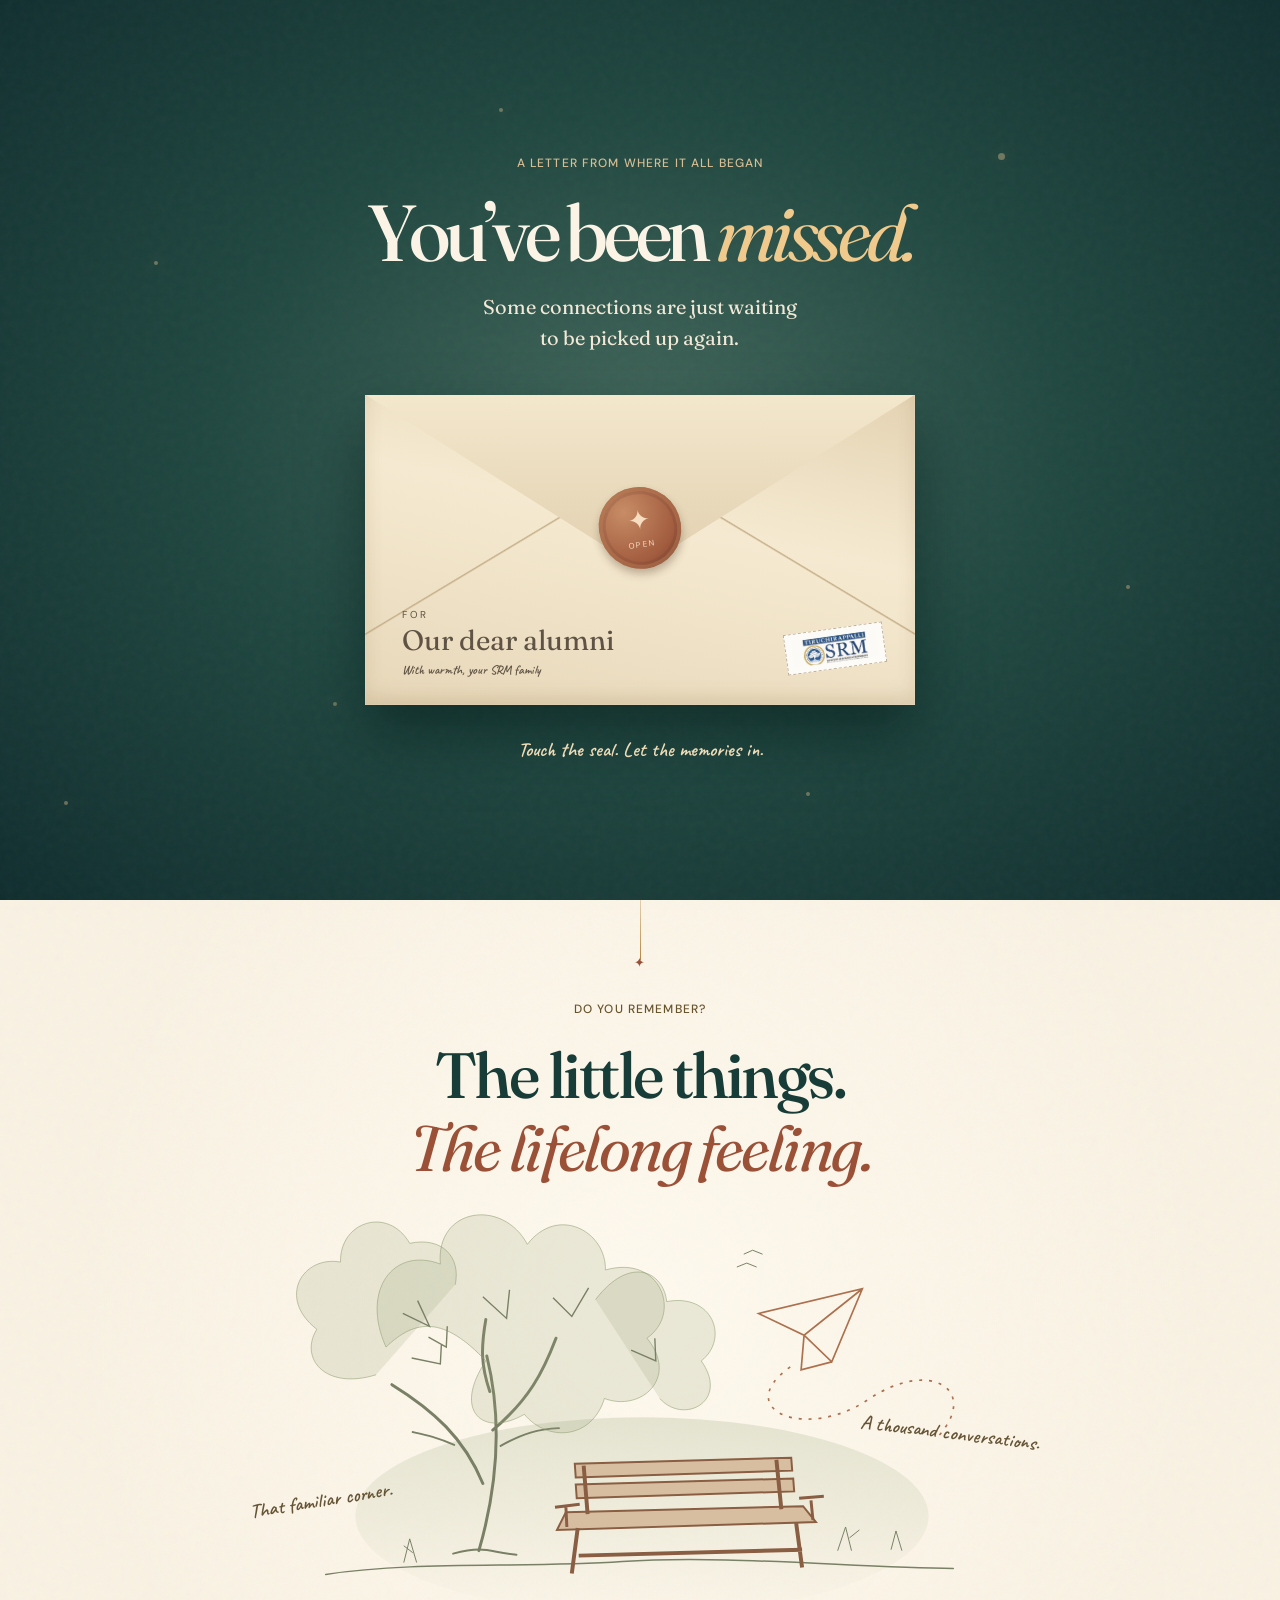
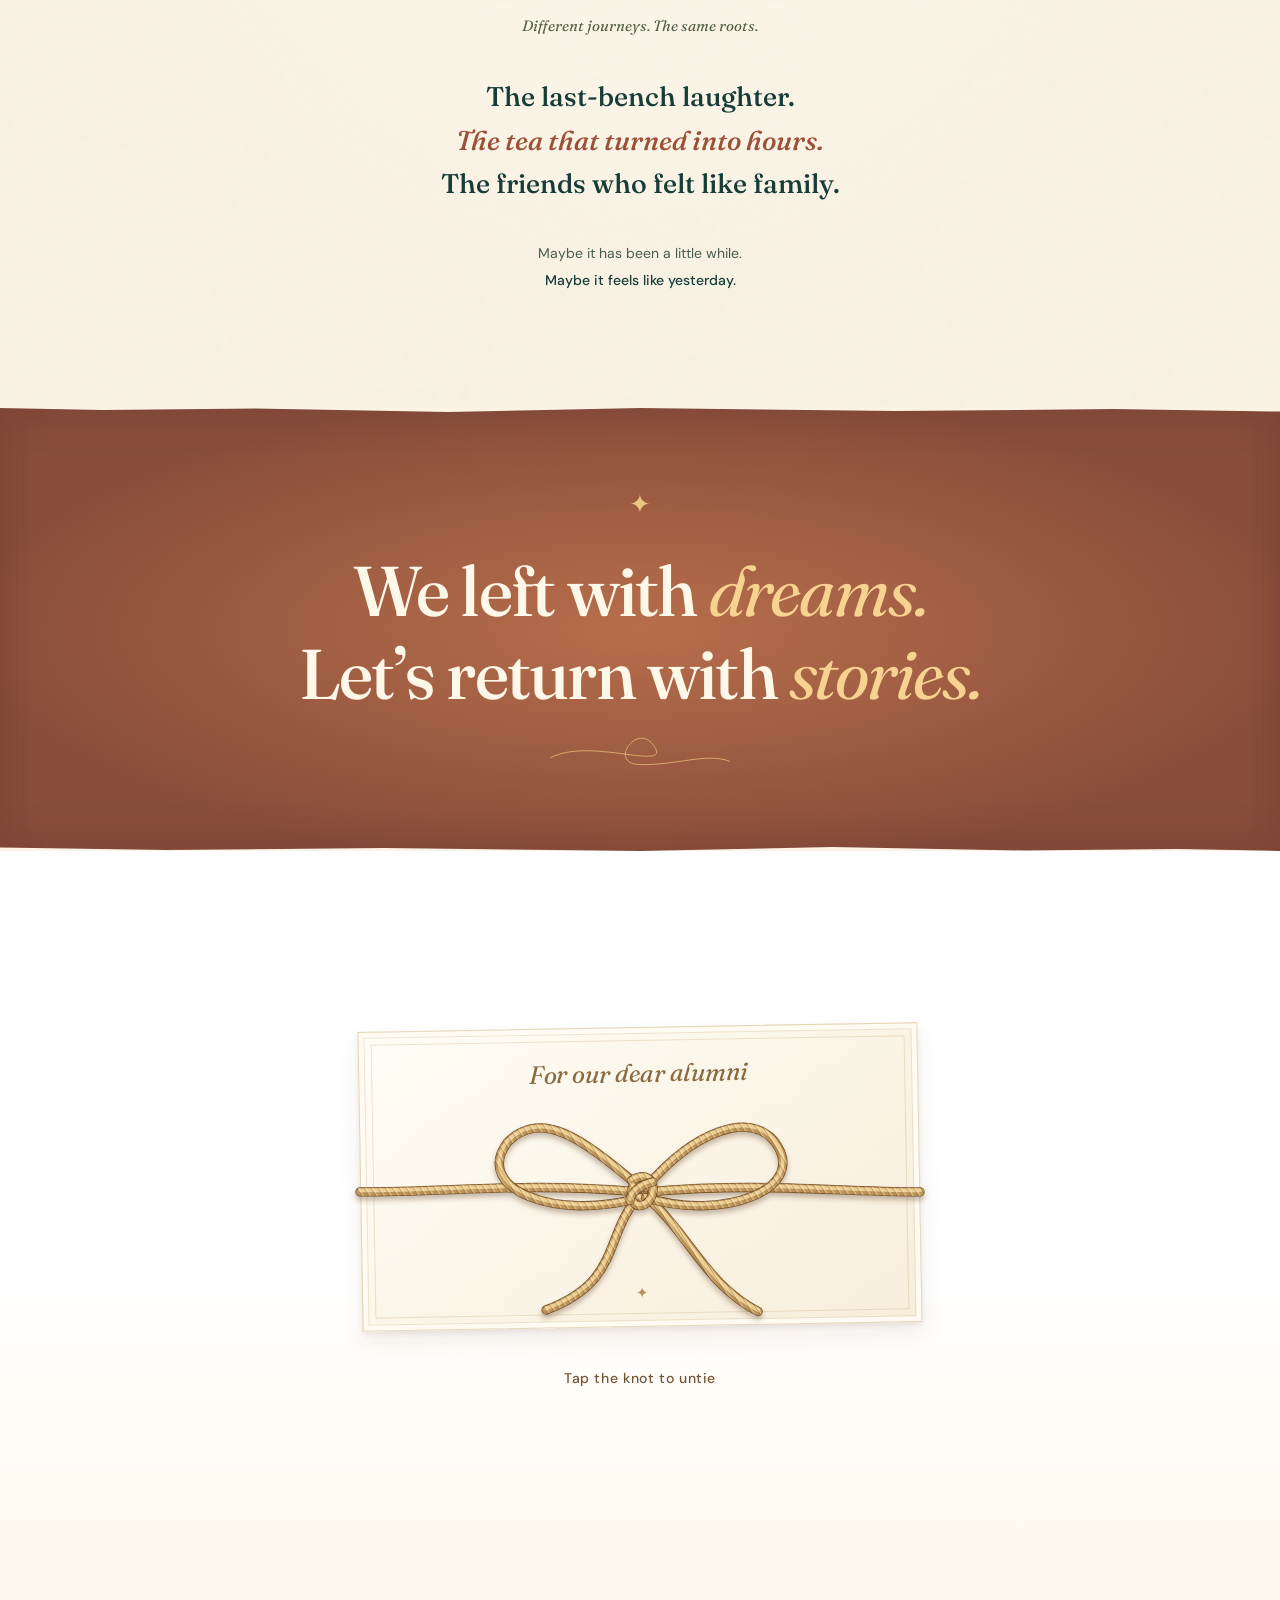
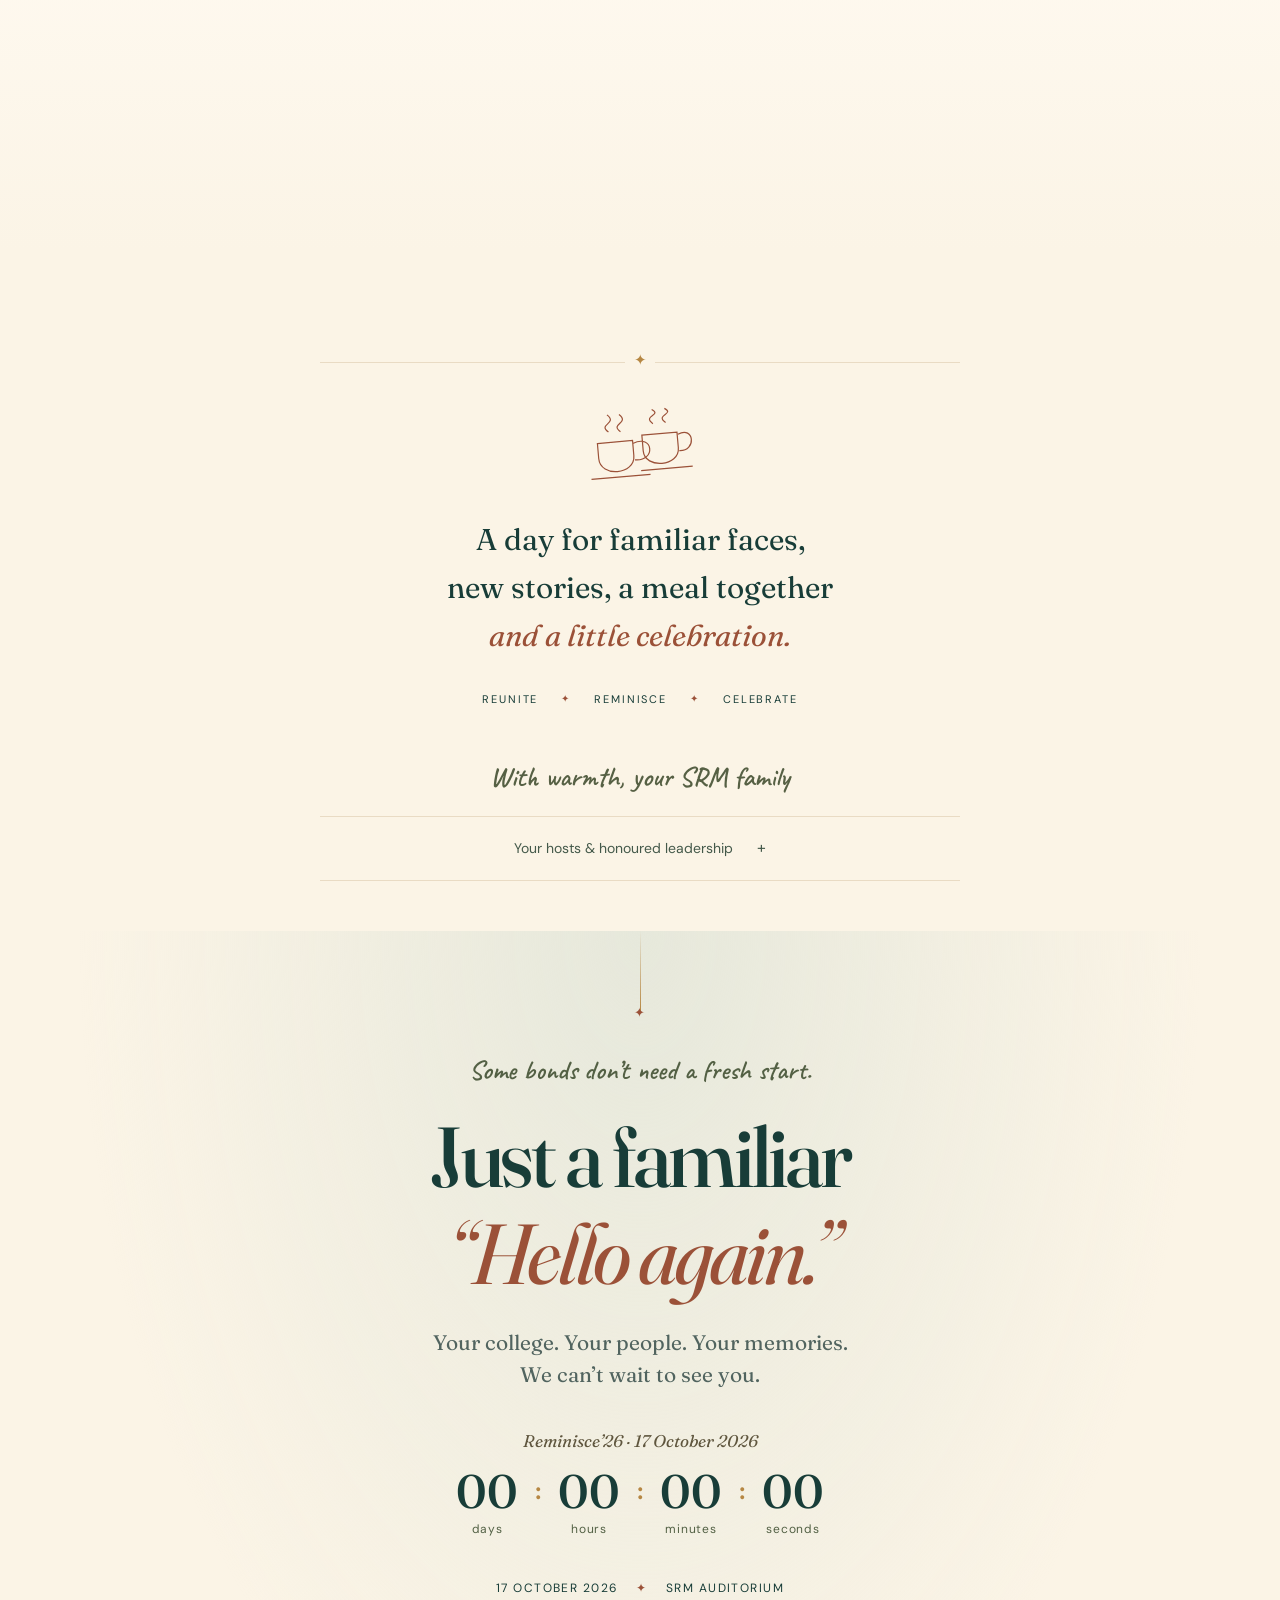
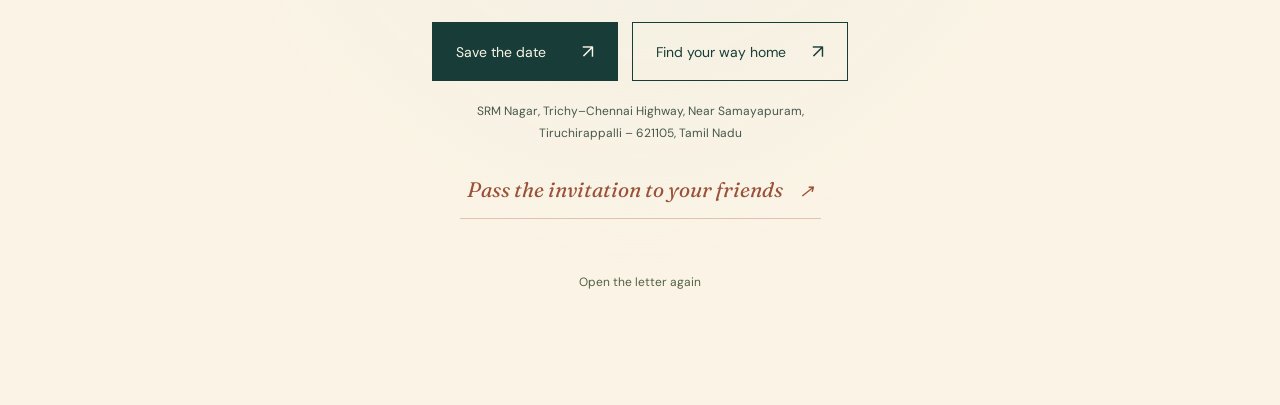
<file: index.html>
<!doctype html>
<html lang="en"><head><meta charset="utf-8"><meta name="viewport" content="width=device-width,initial-scale=1"><meta name="theme-color" content="#132e3b"><title>Reminisce’26 — Come Home to SRM</title><meta name="description" content="A letter from where it all began. SRM Tiruchirappalli welcomes its alumni to Reminisce’26 on 17 October 2026. Registration from 9 AM at SRM Auditorium."><meta property="og:type" content="website"><meta property="og:title" content="Reminisce’26 — You’ve been missed."><meta property="og:description" content="We left with dreams. Let’s return with stories. 17 October 2026 · SRM Auditorium · Registration from 9 AM."><meta property="og:url" content="https://projectpk218.github.io/ALUMNI-MEET-INVITAION/"><meta property="og:image" content="https://projectpk218.github.io/ALUMNI-MEET-INVITAION/assets/reminisce-share.png"><meta name="twitter:card" content="summary_large_image"><link rel="icon" href="assets/srm-logo.jpg"><link rel="stylesheet" href="homecoming.css"><link rel="stylesheet" href="polish.css"><script src="event-config.js" defer></script><script src="homecoming.js" defer></script></head>
<body>
<div class="arrival-screen" id="arrival-screen" role="dialog" aria-modal="true" aria-label="A letter for our alumni" hidden>
 <div class="starlight" aria-hidden="true"><i></i><i></i><i></i><i></i><i></i><i></i><i></i></div>
 <div class="arrival-copy"><p class="overline">A letter from where it all began</p><h1>You’ve been <em>missed.</em></h1><p>Some connections are just waiting<br>to be picked up again.</p></div>
 <div class="envelope" id="envelope">
  <div class="envelope-back"></div><div class="letter-peek"><span>To our dear alumni,</span><strong>Welcome home.</strong><i>There is a place here, still yours.</i></div>
  <div class="envelope-front"><div class="envelope-address"><small>FOR</small><span>Our dear alumni</span><i>With warmth, your SRM family</i></div><img class="envelope-stamp" src="assets/srm-logo.jpg" alt="SRM Institute of Science and Technology, Tiruchirappalli" width="423" height="133"></div>
  <div class="envelope-flap"></div><button class="wax-seal" id="open-letter" aria-label="Open your invitation"><span aria-hidden="true">✦</span><small>OPEN</small></button><div class="seal-bloom" aria-hidden="true"><i></i><i></i><i></i><i></i><i></i><i></i><i></i><i></i></div>
 </div><p class="seal-hint" id="seal-hint">Touch the seal. Let the memories in.</p>
</div>
<audio id="reunion-music" src="assets/reminisce-reunion.mp3" loop preload="none"></audio>
<button class="music-toggle" id="music-toggle" aria-label="Play reunion music" aria-pressed="false" hidden><span class="music-bars" aria-hidden="true"><i></i><i></i><i></i></span><span id="music-label">Music off</span></button>
<main id="homecoming">
 <section class="home-hero">
  <div class="hero-stars" aria-hidden="true">✦</div><img class="hero-logo" src="assets/srm-logo.jpg" width="423" height="133" alt="SRM Institute of Science and Technology, Tiruchirappalli">
  <p class="handwritten hello">Dear alumni,</p><h1 id="welcome-home" tabindex="-1">Back to where<br>we became <em>us.</em></h1><p class="hero-note">The years have taken us places.<br>This October, let them bring us home.</p>
  <a class="scroll-invitation" href="#memories" aria-label="Discover your homecoming invitation"><span>There’s a little more to this story</span><i aria-hidden="true">↓</i></a>
  <svg class="paper-plane" viewBox="0 0 220 150" aria-hidden="true"><path d="M8 136C98 135 33 52 97 54" fill="none" stroke="currentColor" stroke-dasharray="3 6"/><path d="m91 30 110-22-43 82-20-39zM91 30l47 21 63-43M138 51l-3 34 23 5" fill="none" stroke="currentColor" stroke-width="1.8"/></svg>
 </section>
 <section class="memories paper" id="memories">
  <div class="gold-thread" aria-hidden="true"></div><p class="overline reveal">Do you remember?</p><h2 class="reveal">The little things.<br><em>The lifelong feeling.</em></h2>
  <div class="memory-landscape reveal">
   <svg viewBox="0 0 860 460" role="img" aria-label="An illustrated tree shading a familiar bench, with a paper plane carrying memories"><defs><linearGradient id="wash" x2="0" y2="1"><stop stop-color="#d4d6be" stop-opacity=".6"/><stop offset="1" stop-color="#d4d6be" stop-opacity="0"/></linearGradient></defs><ellipse cx="432" cy="335" rx="290" ry="100" fill="url(#wash)"/><g stroke="#7a8066" fill="none" stroke-linecap="round"><path d="M112 394c92-14 198-6 300-13s234 6 335 7" stroke-width="1.5"/><path d="M267 370c19-66 24-132 8-197m-4 129c-19-46-50-74-92-100m102 46c37-31 51-59 64-93m-67 54c-9-27-9-44-4-73" stroke-width="3"/><path d="M241 373c34-9 37-1 64 1M289 264c23-13 38-17 59-18M242 263c-18-8-28-10-42-13" stroke-width="2"/></g><g fill="#8f9b70" fill-opacity=".18" stroke="#8f9b70" stroke-opacity=".55"><path d="M274 178c-42-45-71-43-101-14-26-58 8-102 55-84-5-57 63-67 88-20 31-40 80-13 79 26 56-16 78 44 42 69 33 40-6 75-43 61-13 42-58 44-81 16-42 24-73-3-39-54Z"/><path d="M163 192c-52 16-78-17-60-46-41-32-14-75 24-68-1-41 48-57 70-19 33-7 52 14 46 42"/><path d="M385 116c35-46 69-28 72 2 46-9 64 37 35 60 29 41-18 65-42 38"/></g><g stroke="#7a8066" stroke-width="1.4" fill="none"><path d="m190 130 27 13-12-26m66-4 24 22 3-29m44 8 19 19 17-29m-179 71 29 6 1-19m192 5 25 11-1-23m-229-1 18 10 1-21"/></g><g stroke="#895e42" stroke-width="2" fill="#d8bea0"><path d="m364 282 219-6 1 13-219 7zM365 303l220-6 1 13-220 7zM355 331l240-6 13 16-262 8z"/><path d="m373 284 4 49m191-55 5 50m-206 19-6 46m227-51 6 45m-226-12 226-6" fill="none" stroke-width="4"/><path d="m344 326 25-3m222-6 25-2m-261 10 1 21m247-27 2 20" fill="none" stroke-width="3"/></g><g fill="none" stroke="#ad704e" stroke-width="1.7"><path d="m550 130 105-25-31 74-28-27zM550 130l46 22 59-47m-59 47-3 35 31-8"/><path d="M582 184c-61 44 17 75 79 33s113-10 71 37" stroke-dasharray="3 7"/></g><g stroke="#7a8066" fill="none"><path d="m630 370 8-24 6 24m-2-13 10-8m-461 33 6-24 7 24m-4-10-9-7m493 4 5-19 6 20"/><path d="m528 83 10-4 10 4m-13-13 9-4 10 4"/></g></svg>
   <span class="memory-note note-one handwritten">That familiar corner.</span><span class="memory-note note-two handwritten">A thousand conversations.</span><span class="memory-caption">Different journeys. The same roots.</span>
  </div>
  <div class="memory-words reveal"><span>The last-bench laughter.</span><span>The tea that turned into hours.</span><span>The friends who felt like family.</span></div>
  <p class="memory-ending reveal">Maybe it has been a little while.<br><strong>Maybe it feels like yesterday.</strong></p>
 </section>
 <section class="quote-section"><span class="quote-spark" aria-hidden="true">✦</span><p class="reveal">We left with <em>dreams.</em><br>Let’s return with <em>stories.</em></p><svg class="loop-line" viewBox="0 0 360 80" aria-hidden="true"><path d="M0 46c80-44 251 32 206-27-34-43-89 38-28 40 72 3 136-25 182-6"/></svg></section>
 <section class="the-letter paper" id="invitation">
 <div class="ceremonial-reveal" id="ceremonial-reveal"><div class="reveal-glow" aria-hidden="true"></div><svg class="reveal-flourish" viewBox="0 0 300 60" aria-hidden="true"><path d="M0 40C55 40 60 5 110 25S170 53 150 20C130-13 85 65 170 35S235 40 300 20"/></svg><button class="invitation-thread" id="untie-invitation" type="button" aria-label="Untie to reveal your invitation" aria-controls="ceremony-content" aria-expanded="false">
  <span class="thread-keepsake" aria-hidden="true"><span>For our dear alumni</span><i>✦</i></span>
  <svg class="thread-bow" viewBox="0 0 260 200" aria-hidden="true">
    <defs>
      <filter id="cord-shadow" x="-100%" y="-100%" width="300%" height="400%"><feDropShadow dx="0" dy="2.8" stdDeviation="1.7" flood-color="#57391f" flood-opacity=".32"/></filter>
      <pattern id="cord-fibres" width="4.2" height="4.2" patternUnits="userSpaceOnUse" patternTransform="rotate(-32)"><path d="M0 0V4.2" stroke="#63431f" stroke-opacity=".32" stroke-width="1.25"/><path d="M1.3 0V4.2" stroke="#fff1c8" stroke-opacity=".65" stroke-width=".7"/></pattern>
      <path id="cord-standing-left" d="M-500 82 C-220 80 -22 76 130 82"/>
      <path id="cord-standing-right" d="M760 82 C480 80 282 76 134 82"/>
      <path id="cord-tail-left" d="M129 85 C104 114 117 145 64 165"/>
      <path id="cord-tail-right" d="M134 85 C165 112 176 147 213 166"/>
      <path id="cord-loop-left" d="M130 79 C89 43 60 24 37 47 C12 80 71 103 130 86"/>
      <path id="cord-loop-right" d="M134 79 C169 38 207 26 224 46 C251 80 187 103 134 86"/>
      <path id="cord-binding" d="M124 74 C140 64 144 85 133 91 C125 94 122 86 125 78"/>
      <path id="cord-crossing" d="M123 88 C123 83 130 77 139 75"/>
    </defs>
    <g class="cord-strands" filter="url(#cord-shadow)" fill="none" stroke-linecap="round" stroke-linejoin="round">
      <g class="cord-piece" data-cord="standing-left"><use href="#cord-standing-left" class="cord-edge"/><use href="#cord-standing-left" class="cord-body"/><use href="#cord-standing-left" class="cord-light"/><use href="#cord-standing-left" class="cord-texture"/></g>
<g class="cord-piece" data-cord="standing-right"><use href="#cord-standing-right" class="cord-edge"/><use href="#cord-standing-right" class="cord-body"/><use href="#cord-standing-right" class="cord-light"/><use href="#cord-standing-right" class="cord-texture"/></g>
<g class="cord-piece" data-cord="tail-left"><use href="#cord-tail-left" class="cord-edge"/><use href="#cord-tail-left" class="cord-body"/><use href="#cord-tail-left" class="cord-light"/><use href="#cord-tail-left" class="cord-texture"/></g>
<g class="cord-piece" data-cord="tail-right"><use href="#cord-tail-right" class="cord-edge"/><use href="#cord-tail-right" class="cord-body"/><use href="#cord-tail-right" class="cord-light"/><use href="#cord-tail-right" class="cord-texture"/></g>
<g class="cord-piece" data-cord="loop-left"><use href="#cord-loop-left" class="cord-edge"/><use href="#cord-loop-left" class="cord-body"/><use href="#cord-loop-left" class="cord-light"/><use href="#cord-loop-left" class="cord-texture"/></g>
<g class="cord-piece" data-cord="loop-right"><use href="#cord-loop-right" class="cord-edge"/><use href="#cord-loop-right" class="cord-body"/><use href="#cord-loop-right" class="cord-light"/><use href="#cord-loop-right" class="cord-texture"/></g>
<g class="cord-piece" data-cord="binding"><use href="#cord-binding" class="cord-edge"/><use href="#cord-binding" class="cord-body"/><use href="#cord-binding" class="cord-light"/><use href="#cord-binding" class="cord-texture"/></g>
<g class="cord-piece" data-cord="crossing"><use href="#cord-crossing" class="cord-edge"/><use href="#cord-crossing" class="cord-body"/><use href="#cord-crossing" class="cord-light"/><use href="#cord-crossing" class="cord-texture"/></g>
    </g>
  </svg>
  <span class="thread-prompt">Tap the knot to untie</span>
</button>
<div class="ceremony-content" id="ceremony-content">
  <div class="letter-heading reveal"><p class="handwritten">And so, with full hearts…</p><div class="official-marks"><img src="assets/sdg4.png" width="180" height="180" alt="SDG 4: Quality Education"><img class="main-mark" src="assets/srm-logo.jpg" width="423" height="133" alt="SRM Institute of Science and Technology, Tiruchirappalli"><img src="assets/sdg17.jpg" width="228" height="178" alt="SDG 17: Partnerships for the Goals"></div><p class="institution-name">SRM INSTITUTE OF SCIENCE AND TECHNOLOGY</p><p class="institution-sub">Tiruchirappalli</p><p class="faculty-name">Faculty of Management</p><p class="cordially">Cordially invites you to the</p><h2 id="reminisce-title" tabindex="-1">Reminisce<span>’26</span></h2><p class="handwritten reunion-label">Our alumni homecoming</p></div>
  <div class="date-ribbon reveal"><span>Saturday</span><strong>17</strong><span>October<br>2026</span></div><div class="venue-reveal reveal"><h3>SRM Auditorium</h3><p>Registration from <strong>9:00 AM</strong></p><p class="bring-yourself">Bring your stories.<br>We’ll bring back the memories.</p></div>
 </div></div>
  <div class="reunion-moments reveal"><svg viewBox="0 0 160 105" aria-hidden="true"><g stroke="currentColor" fill="none" stroke-width="1.6"><path d="M24 41h47v20c0 26-47 26-47 0zm47 4c29-11 29 27 1 22M12 88h79M84 35h47v21c0 25-47 25-47 0zm48 3c23-10 23 25 0 22M79 82h69M40 27c-14-12 14-10 0-23m16 24c-14-12 14-10 0-23m44 16c-14-12 14-10 0-19m17 19c-14-12 14-10 0-19"/></g></svg><p>A day for familiar faces,<br>new stories, a meal together<br><em>and a little celebration.</em></p><div class="highlights"><span>Reunite</span><i>✦</i><span>Reminisce</span><i>✦</i><span>Celebrate</span></div></div>
  <div class="warm-regards reveal"><p class="handwritten">With warmth, your SRM family</p><details><summary>Your hosts &amp; honoured leadership <span aria-hidden="true">+</span></summary><div class="people-details"><h3>Will preside over the function</h3><div class="presiding"><div class="person"><h3>Dr. R. Shivakumar, M.D.</h3><p class="person-role">Chairman</p><p class="person-institution">SRM Group of Institutions</p><p class="person-location">Chennai-Ramapuram &amp; Tiruchirappalli</p></div>
<div class="person"><h3>Shri. S. Niranjan</h3><p class="person-role">Co-Chairman</p><p class="person-institution">SRM Group of Institutions</p><p class="person-location">Chennai-Ramapuram &amp; Tiruchirappalli</p></div>
<div class="person"><h3>Prof. Dr. N. Sethuraman</h3><p class="person-role">Chief Director</p><p class="person-institution">SRM Group of Institutions</p><p class="person-location">Chennai - Ramapuram &amp; Tiruchirappalli</p></div>
<div class="person"><h3>Prof. Dr. Md. Sameeruddin Khan</h3><p class="person-role">Pro Vice-Chancellor</p><p class="person-institution">SRM Institute of Science &amp; Technology</p><p class="person-location">Tiruchirappalli</p></div></div><h3>Your hosts welcome you</h3><div class="hosting"><div class="person"><h3>Prof. Dr. Prabir Chandra Padhy</h3><p class="person-role">Associate Dean</p><p class="person-institution">Faculty of Management</p></div>
<div class="person"><h3>Dr. P. Parthiban</h3><p class="person-role">Head</p><p class="person-institution">Faculty of Management</p></div>
<div class="person"><h3>Dr. K. Sivasakthi</h3><p class="person-role">Alumni Coordinator</p><p class="person-institution"></p></div></div></div></details></div>
 </section>
 <section class="come-home"><div class="gold-thread" aria-hidden="true"></div><p class="handwritten reveal">Some bonds don’t need a fresh start.</p><h2 class="reveal">Just a familiar<br><em>“Hello again.”</em></h2><p class="closing-message reveal">Your college. Your people. Your memories.<br>We can’t wait to see you.</p><div class="countdown-wrap reveal"><p>Until we’re together again</p><div class="countdown" aria-label="Time until registration"><div><strong data-count="days">—</strong><span>days</span></div><i>:</i><div><strong data-count="hours">—</strong><span>hours</span></div><i>:</i><div><strong data-count="minutes">—</strong><span>minutes</span></div><i aria-hidden="true">:</i><div><strong data-count="seconds">—</strong><span>seconds</span></div></div></div><div class="keepsake-date reveal"><span>17 OCTOBER 2026</span><i>✦</i><span>SRM AUDITORIUM</span></div><div class="practical-actions reveal"><button id="calendar-button">Save the date <span aria-hidden="true">↗</span></button><a id="directions-link" target="_blank" rel="noopener noreferrer" href="https://www.google.com/maps/search/?api=1&amp;query=SRM+Institute+of+Science+and+Technology+Tiruchirappalli+SRM+Nagar+Samayapuram+621105">Find your way home <span aria-hidden="true">↗</span></a></div><p class="campus-address">SRM Nagar, Trichy–Chennai Highway, Near Samayapuram,<br>Tiruchirappalli – 621105, Tamil Nadu</p><button class="share-button" id="share-button">Pass the invitation to your friends <span aria-hidden="true">↗</span></button><p id="action-message" role="status"></p><button class="reopen-button" id="reopen-letter">Open the letter again</button></section>
</main><noscript><style>.arrival-screen,.countdown-wrap,.share-button,.reopen-button,.practical-actions button{display:none!important}.reveal{opacity:1!important;transform:none!important}</style></noscript></body></html>
</file>
<file: homecoming.css>
@import url('https://fonts.googleapis.com/css2?family=Caveat:wght@500;600;700&family=DM+Sans:wght@400;500;600;700&family=Fraunces:ital,wght@0,400;0,500;0,600;1,400;1,500&display=swap');
:root{--ink:#173441;--night:#132e3b;--paper:#f8f3e8;--copper:#a96344;--gold:#c9a975;--serif:'Cormorant Garamond',Georgia,serif;--sans:'DM Sans',Arial,sans-serif;--hand:'Nothing You Could Do',cursive;color-scheme:light}*{box-sizing:border-box}html{scroll-behavior:smooth;scroll-padding-top:20px}body{margin:0;background:var(--paper);color:var(--ink);font-family:var(--sans);line-height:1.6}body.sealed{overflow:hidden}button,a{-webkit-tap-highlight-color:transparent}button{cursor:pointer;font:inherit}a{color:inherit}button:focus-visible,a:focus-visible,summary:focus-visible{outline:3px solid var(--copper);outline-offset:7px}h1,h2,h3,p{margin:0}button{border:0}h1,h2,h3{font-family:var(--serif);font-weight:400}em{font-weight:400}button:disabled{cursor:default}[hidden]{display:none!important}.overline{font-size:11px;letter-spacing:.24em;text-transform:uppercase}.handwritten{font-family:var(--hand);font-weight:400}.arrival-screen{position:fixed;inset:0;z-index:20;min-height:100dvh;display:flex;flex-direction:column;align-items:center;justify-content:center;overflow:auto;padding:44px 20px 28px;background:radial-gradient(ellipse at 50% 60%,#30515a 0,#173441 44%,#0d2532 100%);color:var(--paper);perspective:1600px;transition:opacity 1s ease,visibility 1s}.arrival-screen:before{content:'';position:absolute;inset:0;opacity:.12;background-image:url("data:image/svg+xml,%3Csvg viewBox='0 0 180 180' xmlns='http://www.w3.org/2000/svg'%3E%3Cfilter id='n'%3E%3CfeTurbulence type='fractalNoise' baseFrequency='.68' numOctaves='3' stitchTiles='stitch'/%3E%3C/filter%3E%3Cpath fill='%23fff' filter='url(%23n)' opacity='.3' d='M0 0h180v180H0z'/%3E%3C/svg%3E");pointer-events:none}.arrival-copy{text-align:center;position:relative;z-index:2;margin-bottom:42px}.arrival-copy .overline{color:#d6bd93;margin-bottom:17px}.arrival-copy h1{font-size:clamp(48px,6.2vw,82px);line-height:1.1}.arrival-copy h1 em{color:#e0ba8b}.arrival-copy>p:last-child{font:20px/1.5 var(--serif);color:#d1d8d6;margin-top:16px}.envelope{position:relative;width:min(550px,86vw);aspect-ratio:1.77;isolation:isolate;filter:drop-shadow(0 28px 27px #03141a66);flex-shrink:0}.envelope-back{position:absolute;inset:0;background:#d6c9af;border-radius:3px}.envelope-front{position:absolute;inset:0;background:linear-gradient(149deg,transparent 49.7%,#cbbda0 50%,transparent 50.4%) left/51% 100% no-repeat,linear-gradient(211deg,transparent 49.7%,#cbbda0 50%,transparent 50.4%) right/51% 100% no-repeat,linear-gradient(15deg,#e9dec7,#f6ebd5);clip-path:polygon(0 0,50% 51%,100% 0,100% 100%,0 100%);z-index:3;box-shadow:inset 0 0 1px #fff}.envelope-flap{position:absolute;inset:0;background:linear-gradient(#eee2c9,#d8c6a5);clip-path:polygon(0 0,100% 0,50% 56%);transform-origin:50% 0;z-index:4;transition:transform 1s cubic-bezier(.2,.6,.3,1),filter 1s;backface-visibility:visible}.letter-peek{position:absolute;inset:12px 20px 17px;background:var(--paper);padding:38px 15px;text-align:center;z-index:2;display:flex;flex-direction:column;align-items:center;justify-content:center;transition:transform 1.2s .55s ease}.letter-peek:before{content:'';position:absolute;inset:12px;border:1px solid #c9a97566}.letter-peek span{font:17px var(--hand);color:var(--copper)}.letter-peek strong{font:52px var(--serif);color:var(--ink)}.letter-peek i{font:17px var(--serif);color:var(--ink)}.envelope-address{position:absolute;bottom:27px;left:37px;display:flex;flex-direction:column;color:#5e5344}.envelope-address small{font-size:8px;letter-spacing:.25em}.envelope-address span{font:28px var(--serif)}.envelope-address i{font:12px var(--hand);margin-top:5px}.envelope-stamp{position:absolute;bottom:36px;right:30px;width:100px;height:auto;transform:rotate(-8deg);padding:6px;background:#fff;border:1px dashed #b7a58a;opacity:.88}.wax-seal{position:absolute;left:50%;top:43%;transform:translate(-50%,-50%) rotate(-8deg);width:82px;height:82px;border-radius:48% 52% 49% 53%;background:radial-gradient(circle at 33% 28%,#c78d66,#a25c3f 65%,#713d2f);box-shadow:0 5px 8px #51372355,inset 0 0 0 4px #be835966,inset 0 0 0 7px #703e2e33;color:#f8dec0;z-index:5;display:flex;flex-direction:column;justify-content:center;align-items:center;transition:transform .5s,opacity .4s}.wax-seal span{font-size:27px;line-height:1.1}.wax-seal small{font-size:8px;letter-spacing:.18em;margin-top:4px}.wax-seal:hover{transform:translate(-50%,-50%) rotate(0deg) scale(1.08)}.seal-hint{margin-top:32px;font:16px var(--hand);color:#d7c5a9;z-index:2}.opening .wax-seal{opacity:0;transform:translate(-50%,-50%) scale(1.25)}.opening .envelope-flap{transform:rotateX(180deg);z-index:1;filter:brightness(.82)}.opening .letter-peek{transform:translateY(-48%)}.opening .arrival-copy,.opening .seal-hint{opacity:0;transition:opacity .6s}.arrival-screen.departed{opacity:0;visibility:hidden;pointer-events:none}.starlight{position:absolute;inset:0;pointer-events:none;overflow:hidden}.starlight i{position:absolute;width:4px;height:4px;background:#d2b786;border-radius:50%;box-shadow:0 0 16px 4px #deb77d22;animation:float 9s ease-in-out infinite;opacity:.45}.starlight i:nth-child(1){left:12%;top:29%}.starlight i:nth-child(2){left:26%;top:78%;animation-delay:-3s}.starlight i:nth-child(3){left:78%;top:17%;width:7px;height:7px;animation-delay:-6s}.starlight i:nth-child(4){left:88%;top:65%}.starlight i:nth-child(5){left:63%;top:88%;animation-delay:-5s}.starlight i:nth-child(6){left:39%;top:12%}.starlight i:nth-child(7){left:5%;top:89%;animation-delay:-4s}@keyframes float{50%{transform:translate(15px,-28px);opacity:.8}}
.home-hero{position:relative;min-height:100svh;background:radial-gradient(ellipse at 50% 50%,#2c5056,var(--night) 74%);color:var(--paper);text-align:center;display:flex;flex-direction:column;align-items:center;justify-content:center;padding:68px 24px 110px;overflow:hidden}.home-hero:after{content:'';position:absolute;bottom:-1px;left:0;right:0;height:35px;background:var(--paper);clip-path:polygon(0 50%,4% 64%,9% 42%,14% 55%,20% 38%,26% 54%,33% 33%,39% 51%,47% 34%,53% 48%,61% 38%,68% 57%,76% 33%,82% 50%,90% 36%,96% 54%,100% 37%,100% 100%,0 100%)}.hero-logo{width:157px;height:auto;padding:7px;background:#fff;margin-bottom:40px}.hello{color:#d6b889;font-size:23px;margin-bottom:16px}.home-hero h1{font-size:clamp(66px,8.5vw,118px);line-height:.97;letter-spacing:-.045em}.home-hero h1 em{color:#dfb786}.home-hero h1:focus{outline:0}.hero-note{font:23px/1.5 var(--serif);color:#d7ded8;margin-top:27px}.scroll-invitation{font-size:11px;letter-spacing:.04em;text-decoration:none;color:#d6b889;display:flex;flex-direction:column;align-items:center;margin-top:46px}.scroll-invitation i{font:32px var(--serif);margin-top:10px}.hero-stars{font-size:28px;color:#c6a46d;position:absolute;right:17%;top:33%;opacity:.6}.paper-plane{width:180px;position:absolute;left:9%;bottom:15%;color:#cfb489;opacity:.6;transform:rotate(-9deg)}.paper{background-color:var(--paper);background-image:url("data:image/svg+xml,%3Csvg viewBox='0 0 180 180' xmlns='http://www.w3.org/2000/svg'%3E%3Cfilter id='n'%3E%3CfeTurbulence type='fractalNoise' baseFrequency='.78' numOctaves='3' stitchTiles='stitch'/%3E%3C/filter%3E%3Cpath fill='%23755' filter='url(%23n)' opacity='.035' d='M0 0h180v180H0z'/%3E%3C/svg%3E")}.memories{text-align:center;padding:20px 22px 100px;overflow:hidden}.gold-thread{width:1px;height:90px;margin:0 auto 30px;background:linear-gradient(transparent,var(--gold));position:relative}.gold-thread:after{content:'✦';position:absolute;bottom:-13px;left:-6px;color:var(--copper);font-size:13px}.memories>.overline{color:#86724f;margin:40px 0 19px}.memories h2{font-size:clamp(43px,5vw,67px);line-height:1.1;letter-spacing:-.02em}.memories h2 em{color:var(--copper)}.memory-landscape{max-width:850px;margin:10px auto 10px;position:relative}.memory-landscape svg{width:100%;display:block}.memory-note{position:absolute;font-size:17px;color:#927553}.note-one{left:4%;top:67%;transform:rotate(-9deg)}.note-two{right:3%;top:52%;transform:rotate(7deg)}.memory-caption{font:italic 15px var(--serif);color:#79816d;position:absolute;bottom:1%;left:0;right:0}.memory-words{font:27px/1.8 var(--serif);display:flex;flex-direction:column;margin-top:36px}.memory-words span:nth-child(2){color:var(--copper);font-style:italic}.memory-ending{font-size:13px;line-height:1.9;margin-top:35px;color:#637071}.memory-ending strong{font-weight:500;color:var(--ink)}.quote-section{position:relative;text-align:center;background:#a45f44;color:#fff4df;padding:75px 20px 68px}.quote-section:before,.quote-section:after{content:'';position:absolute;height:10px;left:0;right:0;background:var(--paper);clip-path:polygon(0 0,8% 20%,20% 5%,35% 40%,50% 0,70% 30%,87% 10%,100% 35%,100% 0)}.quote-section:before{top:0}.quote-section:after{bottom:0;transform:rotate(180deg)}.quote-spark{font-size:26px;display:block;margin-bottom:23px;color:#e8c99f}.quote-section p{font:clamp(39px,5.5vw,74px)/1.18 var(--serif);letter-spacing:-.025em}.quote-section em{color:#f6d5a3}.loop-line{width:230px;max-width:70%;margin-top:20px;height:40px;fill:none;stroke:#e9bd90;stroke-width:1}.the-letter{text-align:center;padding:95px 24px 50px}.letter-heading>.handwritten{font-size:24px;color:var(--copper);margin-bottom:40px}.official-marks{display:flex;align-items:center;justify-content:center;gap:25px;margin:0 auto 28px}.official-marks img{width:49px;height:auto;object-fit:contain}.official-marks .main-mark{width:200px}.institution-name{font-size:12px;font-weight:600;letter-spacing:.075em}.institution-sub{font:15px var(--serif);margin-top:7px}.faculty-name{font-size:12px;letter-spacing:.12em;text-transform:uppercase;margin-top:18px}.cordially{font:italic 23px var(--serif);margin-top:34px}.letter-heading h2{font-size:clamp(65px,9vw,115px);line-height:1.15;letter-spacing:-.045em;margin-top:6px}.letter-heading h2 span{color:var(--copper)}.letter-heading .reunion-label{margin:0;font-size:21px;color:#917447}.date-ribbon{display:flex;align-items:center;justify-content:center;gap:30px;margin:40px auto 22px;max-width:360px;padding:12px 0;border-top:1px solid #b6966555;border-bottom:1px solid #b6966555}.date-ribbon>span{text-align:left;font-size:12px;letter-spacing:.12em;text-transform:uppercase;line-height:1.6}.date-ribbon>strong{font:78px/.95 var(--serif);color:var(--copper)}.venue-reveal h3{font-size:35px}.venue-reveal>p{font-size:14px;margin-top:8px}.venue-reveal strong{font-weight:500}.venue-reveal .bring-yourself{font:italic 24px/1.4 var(--serif);margin-top:28px;color:#7e6647}.reunion-moments{max-width:640px;margin:74px auto 52px;padding-top:43px;border-top:1px solid #b6966544;position:relative}.reunion-moments:before{content:'✦';position:absolute;top:-15px;left:calc(50% - 15px);width:30px;background:var(--paper);color:var(--gold)}.reunion-moments svg{width:120px;height:85px;color:var(--copper);transform:rotate(-5deg);margin-bottom:17px}.reunion-moments>p{font:30px/1.4 var(--serif)}.reunion-moments>p em{color:var(--copper)}.highlights{display:flex;justify-content:center;align-items:center;gap:23px;font-size:10px;text-transform:uppercase;letter-spacing:.17em;margin-top:30px}.highlights i{font-size:10px;color:var(--copper);font-style:normal}.warm-regards{max-width:750px;margin:0 auto}.warm-regards>.handwritten{font-size:20px;margin-bottom:23px;color:#7d745f}details{border-top:1px solid #b6966544;border-bottom:1px solid #b6966544;max-width:640px;margin:auto}summary{list-style:none;padding:18px 6px;cursor:pointer;font-size:12px;color:#6f7468}summary::-webkit-details-marker{display:none}summary span{display:inline-block;margin-left:20px;font-size:16px;transition:transform .3s}details[open] summary span{transform:rotate(45deg)}.people-details{padding:15px 15px 30px}.people-details>h3{font:italic 23px var(--serif);color:var(--copper);margin:13px 0 26px}.presiding,.hosting{display:grid;grid-template-columns:1fr 1fr;gap:25px 20px;margin-bottom:32px}.person h3{font:22px/1.2 var(--serif)}.person p{font-size:11px;line-height:1.6}.person-role{font-weight:600;margin-top:7px}.hosting .person:last-child{grid-column:1/-1}.come-home{padding:0 24px 48px;text-align:center;background:radial-gradient(ellipse at 50% 0,#e6e8db,transparent 62%),var(--paper)}.come-home>.gold-thread{height:80px;margin-bottom:44px}.come-home>.handwritten{font-size:19px;color:#7b8068;margin-bottom:23px}.come-home h2{font-size:clamp(51px,7vw,85px);line-height:1.04;letter-spacing:-.035em}.come-home h2 em{color:var(--copper)}.closing-message{font:21px/1.5 var(--serif);margin-top:24px;color:#51645f}.countdown-wrap{margin-top:40px}.countdown-wrap>p{font:italic 17px var(--serif);color:#7a735e}.countdown{display:flex;justify-content:center;gap:23px;align-items:flex-start;margin-top:12px}.countdown div{display:flex;flex-direction:column;min-width:57px}.countdown strong{font:47px/1.2 var(--serif)}.countdown span{font-size:10px;color:#728071;letter-spacing:.06em}.countdown>i{font:27px var(--serif);color:var(--gold);margin-top:10px}.keepsake-date{display:flex;justify-content:center;gap:18px;align-items:center;font-size:10px;letter-spacing:.12em;margin-top:40px}.keepsake-date i{color:var(--copper);font-style:normal}.practical-actions{display:flex;justify-content:center;gap:14px;margin-top:23px}.practical-actions button,.practical-actions a{font:12px var(--sans);background:var(--ink);color:var(--paper);padding:16px 23px;text-decoration:none;min-width:186px;display:flex;justify-content:space-between;gap:26px;align-items:center;border:1px solid var(--ink)}.practical-actions a{background:transparent;color:var(--ink)}.practical-actions span{font-size:19px}.campus-address{font-size:10px;color:#697269;line-height:1.8;margin-top:20px}.share-button{background:transparent;color:var(--copper);font:italic 21px var(--serif);padding:16px 7px;margin-top:16px;border-bottom:1px solid #a9634455}.share-button span{font-size:18px;margin-left:12px}#action-message{font-size:11px;max-width:520px;margin:12px auto;overflow-wrap:anywhere;min-height:18px}.reopen-button{background:transparent;color:#767e72;font-size:10px;padding:12px;min-height:44px}.js-reveal .reveal{opacity:0;transform:translateY(22px);transition:opacity .9s ease,transform .9s cubic-bezier(.2,.7,.3,1)}.js-reveal .reveal.visible{opacity:1;transform:none}
@media(min-width:1100px){.home-hero{min-height:850px}.memory-landscape{margin-top:0}.memories{padding-bottom:115px}.the-letter{padding-top:110px}.come-home{padding-bottom:65px}}
@media(max-width:600px){.arrival-screen{padding:35px 16px 28px}.arrival-copy{margin-bottom:48px}.arrival-copy .overline{font-size:9px;letter-spacing:.18em;margin-bottom:22px}.arrival-copy h1{font-size:53px}.arrival-copy>p:last-child{font-size:19px;margin-top:19px}.envelope{width:min(92vw,400px)}.envelope-address{left:24px;bottom:20px}.envelope-address span{font-size:22px}.envelope-address i{font-size:9px}.envelope-address small{font-size:6px}.envelope-stamp{width:74px;bottom:25px;right:20px}.wax-seal{width:65px;height:65px}.wax-seal span{font-size:22px}.wax-seal small{font-size:7px}.letter-peek{inset:9px 13px 13px;padding:15px}.letter-peek span{font-size:12px}.letter-peek strong{font-size:35px}.letter-peek i{font-size:13px}.seal-hint{font-size:13px;margin-top:32px}.home-hero{min-height:100svh;padding:60px 22px 87px}.hero-logo{width:138px;margin-bottom:45px}.hello{font-size:19px}.home-hero h1{font-size:clamp(59px,16vw,84px)}.hero-note{font-size:20px;margin-top:26px}.scroll-invitation{margin-top:37px;font-size:10px}.hero-stars{right:9%;top:25%;font-size:19px}.paper-plane{width:98px;left:0;bottom:5%;opacity:.4}.gold-thread{height:65px}.memories{padding:7px 18px 70px}.memories>.overline{font-size:9px;margin:36px 0 17px}.memories h2{font-size:41px}.memory-landscape{width:calc(100% + 30px);margin:18px -15px 0}.memory-note{font-size:10px}.note-one{left:4%;top:75%}.note-two{right:2%;top:46%}.memory-caption{font-size:12px;bottom:-8px}.memory-words{font-size:23px;margin-top:38px;line-height:1.65}.memory-ending{font-size:12px;margin-top:29px}.quote-section{padding:59px 15px 45px}.quote-section p{font-size:39px}.quote-spark{font-size:21px}.the-letter{padding:66px 23px 35px}.letter-heading>.handwritten{font-size:20px;margin-bottom:31px}.official-marks{gap:17px;margin-bottom:22px}.official-marks img{width:35px}.official-marks .main-mark{width:164px}.institution-name{font-size:10px;letter-spacing:.04em;max-width:290px;margin:auto}.institution-sub{font-size:13px}.faculty-name{font-size:10px;margin-top:15px}.cordially{font-size:21px;margin-top:29px}.letter-heading h2{font-size:clamp(60px,16vw,85px)}.letter-heading .reunion-label{font-size:18px}.date-ribbon{gap:25px;margin-top:33px;max-width:275px}.date-ribbon>strong{font-size:67px}.date-ribbon>span{font-size:10px;letter-spacing:.08em}.venue-reveal h3{font-size:32px}.venue-reveal>p{font-size:12px}.venue-reveal .bring-yourself{font-size:23px}.reunion-moments{margin-top:62px}.reunion-moments>p{font-size:27px}.highlights{font-size:8px;gap:15px}.warm-regards>.handwritten{font-size:17px}summary{font-size:10px}.presiding,.hosting{grid-template-columns:1fr}.hosting .person:last-child{grid-column:auto}.person h3{font-size:23px}.person p{font-size:12px}.come-home{padding-inline:20px}.come-home>.handwritten{font-size:15px}.come-home h2{font-size:57px}.closing-message{font-size:20px}.countdown{gap:18px}.keepsake-date{font-size:8px;gap:12px;letter-spacing:.08em}.practical-actions{flex-direction:column;gap:11px;max-width:310px;margin-inline:auto}.practical-actions button,.practical-actions a{font-size:12px;padding:15px 20px;min-height:52px}.campus-address{font-size:9px}.campus-address br{display:none}.share-button{font-size:19px}.share-button span{margin-left:5px}.reopen-button{font-size:10px}}
@media(max-height:680px){.arrival-screen{justify-content:flex-start;padding-top:25px}.arrival-copy{margin-bottom:35px}.arrival-copy h1{font-size:48px}.arrival-copy>p:last-child{font-size:17px}.envelope{max-width:390px}.seal-hint{margin-top:20px}}
@media(prefers-reduced-motion:reduce){html{scroll-behavior:auto}*,*:before,*:after{animation:none!important;transition:none!important}.js-reveal .reveal{opacity:1;transform:none}}
@media print{.arrival-screen,.scroll-invitation,.practical-actions,.share-button,.reopen-button{display:none!important}.js-reveal .reveal{opacity:1;transform:none}.home-hero{min-height:0;padding:30px;background:white;color:var(--ink)}.home-hero:after{display:none}body{background:white}.memories,.the-letter,.come-home{padding-block:25px}details .people-details{display:block}section{break-inside:avoid}}
/* Warmer keepsake palette, stronger type, and the formal invitation unfolding. */
:root{--ink:#173d38;--night:#143e39;--paper:#fbf4e6;--copper:#934b36;--gold:#b98b45}
.home-hero,.arrival-screen{background:radial-gradient(ellipse at 50% 55%,#355d51 0,#173f3a 48%,#102e2d 100%)}
h1,h2,h3{font-weight:500}.home-hero h1,.arrival-copy h1{font-weight:500}.home-hero h1 em,.arrival-copy h1 em{color:#f0ca8d}
.quote-section{background:linear-gradient(120deg,#214d43,#3b6151 54%,#284e43);color:#fff8e9}.quote-section p{font-weight:500}.quote-section em{color:#f7d291}.quote-spark{color:#edc57f}.loop-line{stroke:#e4bd76;stroke-width:1.6}
.hello,.hero-note,.arrival-copy>p:last-child{color:#f1e8d7}.overline{font-size:12px;font-weight:500}.handwritten{font-weight:600}.memory-note{color:#655435;font-weight:600}.memory-caption{color:#536144}.memory-ending{color:#485c50;font-size:14px}.memories>.overline{color:#67542d}.memory-words{font-weight:500}.institution-name{font-size:14px;line-height:1.6}.institution-sub{font-size:17px}.faculty-name{font-size:13px;font-weight:600}.cordially{font-size:25px}.venue-reveal>p{font-size:16px}.campus-address{font-size:12px;color:#46584c}.warm-regards>.handwritten{color:#566044}.come-home>.handwritten{color:#536044}.countdown-wrap>p{color:#5f563e}.countdown span{color:#526044;font-size:12px}.countdown strong{font-weight:500;font-variant-numeric:tabular-nums}.keepsake-date{font-size:12px}.practical-actions button,.practical-actions a{font-size:14px}.highlights{font-size:11px}.reopen-button{font-size:12px;color:#526044}summary{font-size:14px;color:#44594a}.person p{font-size:13px}.envelope-address i{font-size:13px;font-weight:600}.envelope-address small{font-size:10px}.scroll-invitation{font-size:12px;color:#f1d59f}.seal-hint{color:#eedbb7;font-weight:600}
.ceremonial-reveal{position:relative;max-width:920px;margin:0 auto;perspective:1500px;isolation:isolate;padding:50px 20px 20px}.ceremony-content{position:relative;z-index:1}.reveal-flourish{position:absolute;top:0;left:calc(50% - 145px);width:290px;height:50px;fill:none;stroke:var(--gold);stroke-width:1.5;stroke-dasharray:430;stroke-dashoffset:0}.ready-to-unfold .ceremony-content{opacity:0;transform:translateY(25px) scale(.96);transition:opacity .9s .35s,transform 1.5s .25s}.ready-to-unfold .reveal-flourish{stroke-dashoffset:430;transition:stroke-dashoffset 1.9s}.unfolded .ceremony-content{opacity:1;transform:none}.unfolded .reveal-flourish{stroke-dashoffset:0}.ready-to-unfold .letter-heading h2{opacity:0;transform:translateY(24px);filter:blur(5px);transition:opacity 1.15s .8s,transform 1.15s .8s,filter 1.15s .8s}.unfolded .letter-heading h2{opacity:1;transform:none;filter:none}.reveal-glow{position:absolute;inset:15% 0;pointer-events:none;z-index:0;background:radial-gradient(ellipse,#ebc47a30,transparent 68%);opacity:0}.unfolded .reveal-glow{animation:reunion-glow 2.8s ease-out both}@keyframes reunion-glow{30%{opacity:1;transform:scale(1.05)}100%{opacity:0;transform:scale(1.15)}}
.music-toggle{position:fixed;bottom:20px;right:20px;z-index:12;border:1px solid #d9bc82;background:#173e38;color:#fff2d5;border-radius:30px;box-shadow:0 3px 18px #0e302b26;padding:12px 17px;min-height:44px;display:flex;align-items:center;gap:10px;font-size:12px}.music-bars{display:flex;align-items:center;gap:3px;height:16px}.music-bars i{width:2px;height:6px;background:#f0cb85;display:block}.music-bars i:nth-child(2){height:14px}.music-toggle[aria-pressed=true] .music-bars i{animation:music-pulse 1s ease-in-out infinite alternate}.music-toggle[aria-pressed=true] .music-bars i:nth-child(2){animation-delay:-.4s}.music-toggle[aria-pressed=true] .music-bars i:nth-child(3){animation-delay:-.7s}@keyframes music-pulse{to{height:15px}}.come-home{padding-bottom:100px}.countdown{gap:17px}.countdown>div{min-width:57px}
@media(max-width:600px){.quote-section p{font-size:clamp(34px,9.5vw,46px);font-weight:500}.overline,.memories>.overline{font-size:10px}.memory-caption{font-size:13px}.memory-note{font-size:11px}.memory-ending{font-size:13px}.institution-name{font-size:12px}.institution-sub{font-size:15px}.faculty-name{font-size:11px}.cordially{font-size:23px}.venue-reveal>p{font-size:14px}.date-ribbon>span{font-size:12px}.letter-heading .reunion-label{font-size:19px}.campus-address{font-size:11px}.highlights{font-size:9px;gap:12px}summary{font-size:12px}.envelope-address i{font-size:10px}.envelope-address small{font-size:8px}.scroll-invitation{font-size:11px}.ceremonial-reveal{padding:46px 0 15px}.the-letter{padding-inline:18px}.ceremonial-reveal .official-marks{gap:13px}.music-toggle{bottom:12px;right:12px;padding:11px 14px;font-size:11px}.countdown{gap:8px}.countdown>div{min-width:48px}.countdown strong{font-size:39px}.countdown>i{font-size:22px}.countdown span{font-size:10px}.keepsake-date{font-size:9px}.practical-actions button,.practical-actions a{font-size:13px}.come-home{padding-bottom:94px}}
@media(prefers-reduced-motion:reduce){.ready-to-unfold .ceremony-content,.ready-to-unfold .letter-heading h2{opacity:1;transform:none;filter:none}.ready-to-unfold .reveal-flourish{stroke-dashoffset:0}.reveal-glow{display:none}}
@media print{.music-toggle{display:none!important}.ceremony-content,.letter-heading h2{opacity:1!important;transform:none!important;filter:none!important}}
</file>
<file: polish.css>
@import url('https://fonts.googleapis.com/css2?family=Kaushan+Script&display=swap');
/* A legible keepsake face for the formal invitation; handwriting stays an accent. */
:root{--serif:'Fraunces',Georgia,serif;--hand:'Caveat','Segoe Print',cursive;--ink:#183d38;--night:#153935;--paper:#fbf4e6;--copper:#9b5138;--gold:#b68743}
body{font-size:15px;line-height:1.65}
h1,h2,h3{font-weight:500}
.handwritten{font-weight:600;line-height:1.18}
.arrival-copy h1,.home-hero h1{letter-spacing:-.055em;line-height:1.06}
.arrival-copy>p:last-child,.hero-note{line-height:1.55}
.home-hero h1{font-size:clamp(60px,8vw,104px)}
.memories h2,.come-home h2{letter-spacing:-.04em;line-height:1.14}
.letter-heading h2{font-family:'Kaushan Script','Caveat',cursive;font-size:clamp(57px,8.5vw,101px);font-weight:400;letter-spacing:-.055em}
.faculty-name{font-size:16px}
#reminisce-title:focus{outline:none}
.memory-words,.reunion-moments>p{line-height:1.6}
.overline,.institution-name,.faculty-name{letter-spacing:.095em}
.letter-heading>.handwritten{font-size:clamp(29px,4vw,42px);margin-bottom:32px}
.reunion-label{line-height:1.3}
.seal-hint{font-size:20px}
.warm-regards>.handwritten{font-size:28px}
.come-home>.handwritten{font-size:27px}
.memory-note{font-size:20px}
.person h3{line-height:1.3}
.person p{line-height:1.7}

/* Keep the envelope tactile while giving the stationery time to emerge. */
.arrival-screen{transition:opacity 1.15s ease,visibility 1.15s;background:radial-gradient(ellipse at 50% 48%,#42665a 0,#204740 47%,#102d2e 100%)}
.envelope{perspective:1000px;filter:drop-shadow(0 31px 31px #061e1d8f)}
.envelope-back{background:linear-gradient(145deg,#e6d9bd,#cabb9a 72%);box-shadow:inset 0 2px 4px #fff8e3b3,inset 0 -4px 13px #87684c33}
.envelope-front{background:linear-gradient(149deg,transparent 49.7%,#c5ae88 50%,transparent 50.4%) left/51% 100% no-repeat,linear-gradient(211deg,transparent 49.7%,#c5ae88 50%,transparent 50.4%) right/51% 100% no-repeat,linear-gradient(12deg,#e7d7b9,#f5ead1 58%,#e4d3b3);box-shadow:inset 0 0 1px #fff,inset 0 -8px 18px #8c6f4330}
.envelope-flap{background:linear-gradient(180deg,#f3e7cc 0,#d9c5a2 83%,#bfaa85 100%);transition:transform 1.3s cubic-bezier(.2,.75,.22,1),filter 1.3s;box-shadow:0 2px 5px #866b4933}
.letter-peek{background:linear-gradient(180deg,#fff9eb,#f7edd9);box-shadow:0 3px 7px #46392a38,0 16px 22px #2a241c35;transform:translateY(0) scale(.97);transform-origin:center bottom;transition:transform 2.35s cubic-bezier(.16,.73,.24,1) 1.05s,box-shadow 2.35s ease 1.05s;padding:29px 16px 38px}
.letter-peek:before{inset:10px;border:1px solid #bd955978}
.letter-peek:after{content:'✦';position:absolute;top:16px;left:50%;transform:translateX(-50%);font-size:13px;color:#b68743}
.letter-peek span{font-size:22px;margin-top:8px;z-index:1}
.letter-peek strong{font-size:clamp(31px,4.8vw,49px);line-height:1.1;font-weight:500;z-index:1}
.letter-peek i{font-size:16px;z-index:1}
.opening .envelope-flap{transform:rotateX(179deg);filter:brightness(.9)}
.opening .letter-peek{transform:translateY(-76%) scale(1);box-shadow:0 16px 32px #1d211c65,0 3px 8px #46392a38}
.opening .arrival-copy{opacity:0;transition:opacity .65s ease 1s}
.opening .seal-hint{opacity:0;transition:opacity .65s ease .7s}
.opening .wax-seal{transition:transform .5s ease,opacity .5s ease}
.seal-bloom{position:absolute;inset:0;z-index:6;pointer-events:none;overflow:visible}
.seal-bloom:before{content:'';position:absolute;left:50%;top:43%;width:22px;height:22px;border-radius:50%;background:#f6da9f;box-shadow:0 0 27px 16px #ffd9938a;opacity:0;transform:translate(-50%,-50%) scale(.2)}
.opening .seal-bloom:before{animation:seal-glow 1.75s .12s ease-out both}
.seal-bloom i{position:absolute;left:50%;top:43%;width:9px;height:19px;background:linear-gradient(#fff4ca,#dca96b);border-radius:95% 5% 95% 5%;opacity:0;transform:translate(-50%,-50%) rotate(var(--angle)) translateY(0) scale(.25);box-shadow:0 0 9px #f1d08eaa}
.seal-bloom i:nth-child(1){--angle:0deg}.seal-bloom i:nth-child(2){--angle:45deg}.seal-bloom i:nth-child(3){--angle:90deg}.seal-bloom i:nth-child(4){--angle:135deg}.seal-bloom i:nth-child(5){--angle:180deg}.seal-bloom i:nth-child(6){--angle:225deg}.seal-bloom i:nth-child(7){--angle:270deg}.seal-bloom i:nth-child(8){--angle:315deg}
.opening .seal-bloom i{animation:seal-petal 1.3s .25s ease-out both}
@keyframes seal-glow{22%{opacity:.72;transform:translate(-50%,-50%) scale(2.6)}100%{opacity:0;transform:translate(-50%,-50%) scale(5.2)}}
@keyframes seal-petal{20%{opacity:.95}100%{opacity:0;transform:translate(-50%,-50%) rotate(var(--angle)) translateY(-82px) scale(.15)}}

/* Light, distinct entrances carry the reader through one continuous invitation. */
.home-hero{background:radial-gradient(ellipse at 55% 48%,#426455 0,#20483f 53%,#102f30 100%)}
.invitation-awake .hero-logo{animation:hero-arrive 1.1s .1s both}
.invitation-awake .hello{animation:hero-arrive 1s .3s both}
.invitation-awake .home-hero h1{animation:hero-arrive 1.3s .42s both}
.invitation-awake .hero-note{animation:hero-arrive 1.1s .72s both}
.invitation-awake .scroll-invitation{animation:hero-arrive 1s 1s both}
@keyframes hero-arrive{from{opacity:0;transform:translateY(23px);filter:blur(5px)}to{opacity:1;transform:none;filter:none}}
.memories{background-color:#f9f2e3;background-image:radial-gradient(ellipse at 50% 39%,#fdf8ed 0,transparent 62%),url("data:image/svg+xml,%3Csvg viewBox='0 0 180 180' xmlns='http://www.w3.org/2000/svg'%3E%3Cfilter id='n'%3E%3CfeTurbulence type='fractalNoise' baseFrequency='.78' numOctaves='3' stitchTiles='stitch'/%3E%3C/filter%3E%3Cpath fill='%23755' filter='url(%23n)' opacity='.035' d='M0 0h180v180H0z'/%3E%3C/svg%3E")}
.chapter-entered.memories .memory-landscape svg{animation:memory-appear 1.4s .2s both}
.chapter-entered.memories .memory-note{animation:memory-note 1s .85s both}
.chapter-entered.memories .memory-words span{animation:hero-arrive .85s both}
.chapter-entered.memories .memory-words span:nth-child(1){animation-delay:.45s}.chapter-entered.memories .memory-words span:nth-child(2){animation-delay:.63s}.chapter-entered.memories .memory-words span:nth-child(3){animation-delay:.81s}
@keyframes memory-appear{from{opacity:.2;transform:translateY(20px) scale(.975)}to{opacity:1;transform:none}}
@keyframes memory-note{from{opacity:0;filter:blur(3px)}to{opacity:1;filter:none}}
.quote-section{background:radial-gradient(ellipse at 50% 50%,#b76e4b,#884d3b 76%);box-shadow:inset 0 18px 30px #5d302326,inset 0 -18px 30px #5d302326}
.chapter-entered.quote-section .quote-spark{animation:quote-star 1.3s .1s both}
.chapter-entered.quote-section .loop-line path{stroke-dasharray:480;stroke-dashoffset:480;animation:line-draw 1.75s .4s forwards}
@keyframes quote-star{from{opacity:0;transform:scale(.35) rotate(-40deg)}to{opacity:1;transform:none}}
@keyframes line-draw{to{stroke-dashoffset:0}}
.the-letter{background:linear-gradient(180deg,#fff 0 430px,#fffaf1 650px,#fbf4e6 1000px)}
.ceremonial-reveal{overflow:hidden}

/* Layered cotton cord. Shared SVG paths keep every fibre and shadow attached. */
.invitation-thread{display:none;position:absolute;top:48px;left:0;right:0;height:420px;z-index:4;pointer-events:auto;overflow:hidden;background:transparent;color:var(--ink);padding:0;cursor:pointer;isolation:isolate;-webkit-tap-highlight-color:transparent}
.ready-to-unfold .invitation-thread{display:block;opacity:1;transition:opacity .6s ease}
.unfolded .invitation-thread{opacity:0;pointer-events:none}
.thread-keepsake{position:absolute;top:18px;left:50%;width:min(82%,560px);height:300px;transform:translateX(-50%) rotate(-1deg);background:linear-gradient(145deg,#fffdf6,#f7edda);border:1px solid #cfb78b80;box-shadow:0 12px 24px #59391e14,0 3px 5px #59391e14,inset 0 0 0 5px #fffaf2,inset 0 0 0 6px #cbb68f55;transition:opacity .7s,transform .9s}
.thread-keepsake:after{content:'';position:absolute;inset:12px;border:1px solid #c6a7774d;pointer-events:none}
.thread-keepsake>span{position:absolute;top:29px;left:0;right:0;font:italic 25px/1.3 var(--serif);color:#8a6a41;letter-spacing:-.02em}
.thread-keepsake>i{position:absolute;bottom:20px;left:0;right:0;font-size:15px;color:#b5945e;font-style:normal}
.thread-bow{position:absolute;left:50%;top:66px;width:370px;height:285px;transform:translateX(-50%) translateY(calc(-1 * var(--cord-lift,0px)));overflow:visible;pointer-events:none}
.cord-edge{stroke:#775329;stroke-width:6.6}
.cord-body{stroke:#bc9256;stroke-width:5.4}
.cord-light{stroke:#edce91;stroke-width:2.6;transform:translateY(-1px)}
.cord-texture{stroke:url(#cord-fibres);stroke-width:5.8}
.invitation-thread:focus-visible{outline:2px solid var(--gold);outline-offset:-4px;border-radius:8px}
.thread-prompt{position:absolute;left:0;right:0;top:359px;font:500 14px/1.5 var(--sans);letter-spacing:.045em;color:#715535;transition:opacity .3s}
.invitation-thread:not(:disabled):hover .thread-prompt{color:var(--ink)}
.untying .thread-prompt{opacity:0}
.untying .thread-keepsake{opacity:calc(1 - var(--cord-release,0));transform:translateX(-50%) translateY(calc(var(--cord-release,0) * 25px)) rotate(calc(-1deg + var(--cord-release,0) * 1deg))}
.ready-to-unfold .ceremony-content{opacity:0;transform:translateY(14px) scale(.985);filter:blur(3px);transition:opacity 1.05s ease .65s,transform 1.15s ease .65s,filter 1.05s ease .65s}
.unfolded .ceremony-content{opacity:1;transform:none;filter:none}
.official-marks{position:relative}
.official-marks img{mix-blend-mode:multiply;background:transparent}
.unfolded .official-marks img{animation:marks-appear 1.1s .65s both}
.unfolded .official-marks img:nth-child(1){animation-delay:.6s}.unfolded .official-marks img:nth-child(2){animation-delay:.78s}.unfolded .official-marks img:nth-child(3){animation-delay:.96s}
@keyframes marks-appear{from{opacity:0;transform:translateY(14px)}to{opacity:1;transform:none}}
.chapter-entered.come-home .gold-thread{animation:thread-grow 1.25s ease-out both}
.chapter-entered.come-home .keepsake-date i{animation:quote-star 1.2s .4s both}
@keyframes thread-grow{from{transform:scaleY(0);transform-origin:top}to{transform:scaleY(1);transform-origin:top}}
.countdown strong{font-variant-numeric:tabular-nums}
.practical-actions button,.practical-actions a{transition:background .25s,color .25s,transform .25s,box-shadow .25s}
.practical-actions button:hover,.practical-actions a:hover{transform:translateY(-3px);box-shadow:0 8px 20px #193e3826}

@media(max-width:600px){
  .invitation-thread{top:48px;height:365px}
  .thread-keepsake{width:94%;height:266px;top:8px}
  .thread-keepsake>span{top:28px;font-size:22px}
  .thread-bow{width:min(300px,86vw);height:auto;aspect-ratio:260/200;top:59px}
  .thread-prompt{top:316px;font-size:13px;letter-spacing:.02em}
  .arrival-copy h1{font-size:clamp(42px,11vw,53px)}
  .letter-peek{padding:17px 12px 24px}
  .letter-peek span{font-size:17px}
  .letter-peek strong{font-size:clamp(29px,8vw,38px)}
  .letter-peek i{font-size:12px}
  .seal-hint{font-size:17px}
  .home-hero h1{font-size:clamp(49px,13.5vw,75px)}
  .memories h2{font-size:clamp(37px,10.2vw,45px)}
  .memory-note{font-size:13px}
  .quote-section p{font-size:clamp(32px,8.5vw,42px)}
  .letter-heading>.handwritten{font-size:28px}
  .letter-heading h2{font-size:clamp(51px,13.2vw,74px)}
  .faculty-name{font-size:14px}
  .official-marks{gap:12px}
  .official-marks img{width:37px}
  .official-marks .main-mark{width:min(43vw,174px)}
  .warm-regards>.handwritten{font-size:23px}
  .come-home>.handwritten{font-size:22px}
  .come-home h2{font-size:clamp(48px,12.5vw,65px)}
}
@media(max-height:680px){.letter-peek{padding-top:15px}.letter-peek:after{top:9px}.opening .letter-peek{transform:translateY(-66%) scale(1)}}
@media(prefers-reduced-motion:reduce){
  .ready-to-unfold .invitation-thread{display:block}
  .ready-to-unfold.unfolded .invitation-thread{display:none}
  .ready-to-unfold .ceremony-content{opacity:0;transform:none;filter:none}
  .ready-to-unfold.unfolded .ceremony-content{opacity:1}
  .seal-bloom{display:none}
  .arrival-screen,.envelope-flap,.letter-peek,.practical-actions button,.practical-actions a{animation:none!important;transition:none!important}
  .invitation-awake .home-hero *, .chapter-entered.memories .memory-landscape svg,.chapter-entered.memories .memory-note,.chapter-entered.memories .memory-words span,.chapter-entered.quote-section .quote-spark,.chapter-entered.quote-section .loop-line path,.unfolded .official-marks img,.chapter-entered.come-home .gold-thread,.chapter-entered.come-home .keepsake-date i{animation:none!important;opacity:1!important;transform:none!important;filter:none!important;stroke-dashoffset:0!important}
}
@media print{.invitation-thread{display:none!important}.official-marks img{mix-blend-mode:normal}}
</file>
